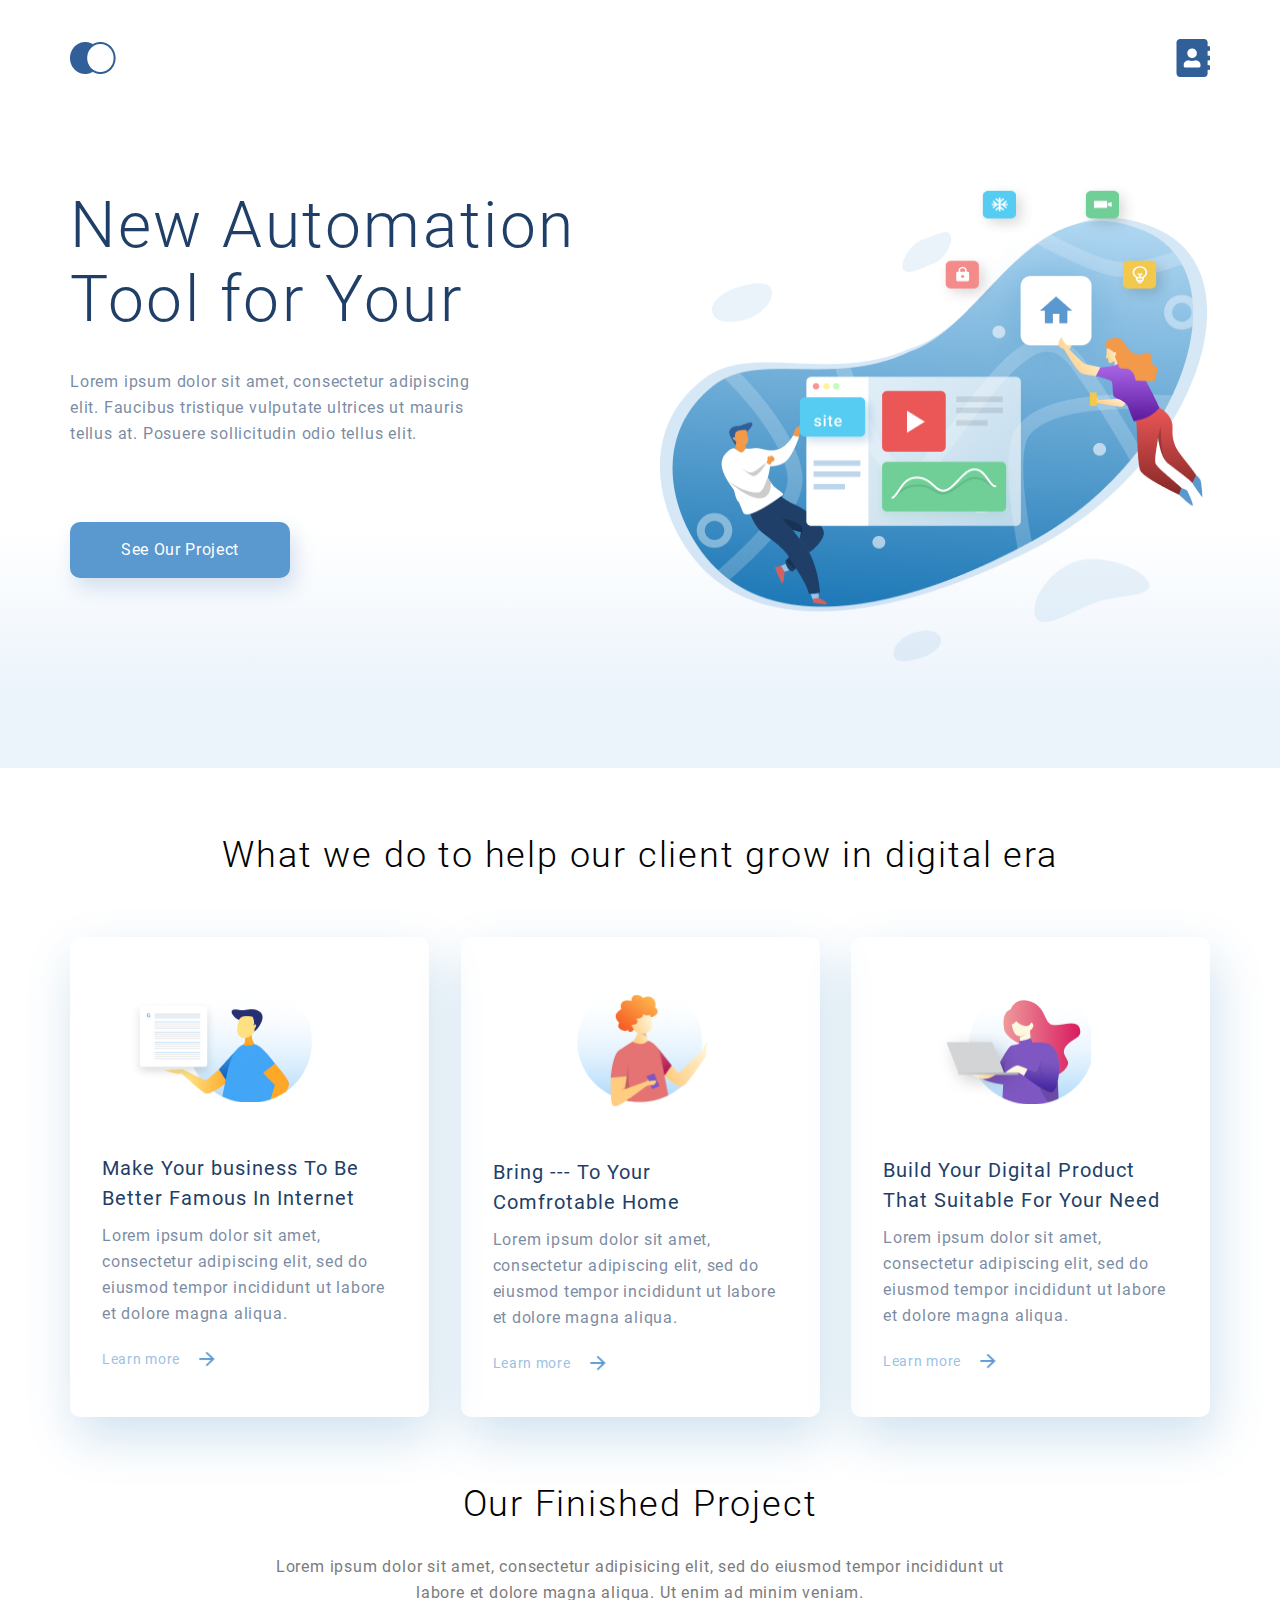
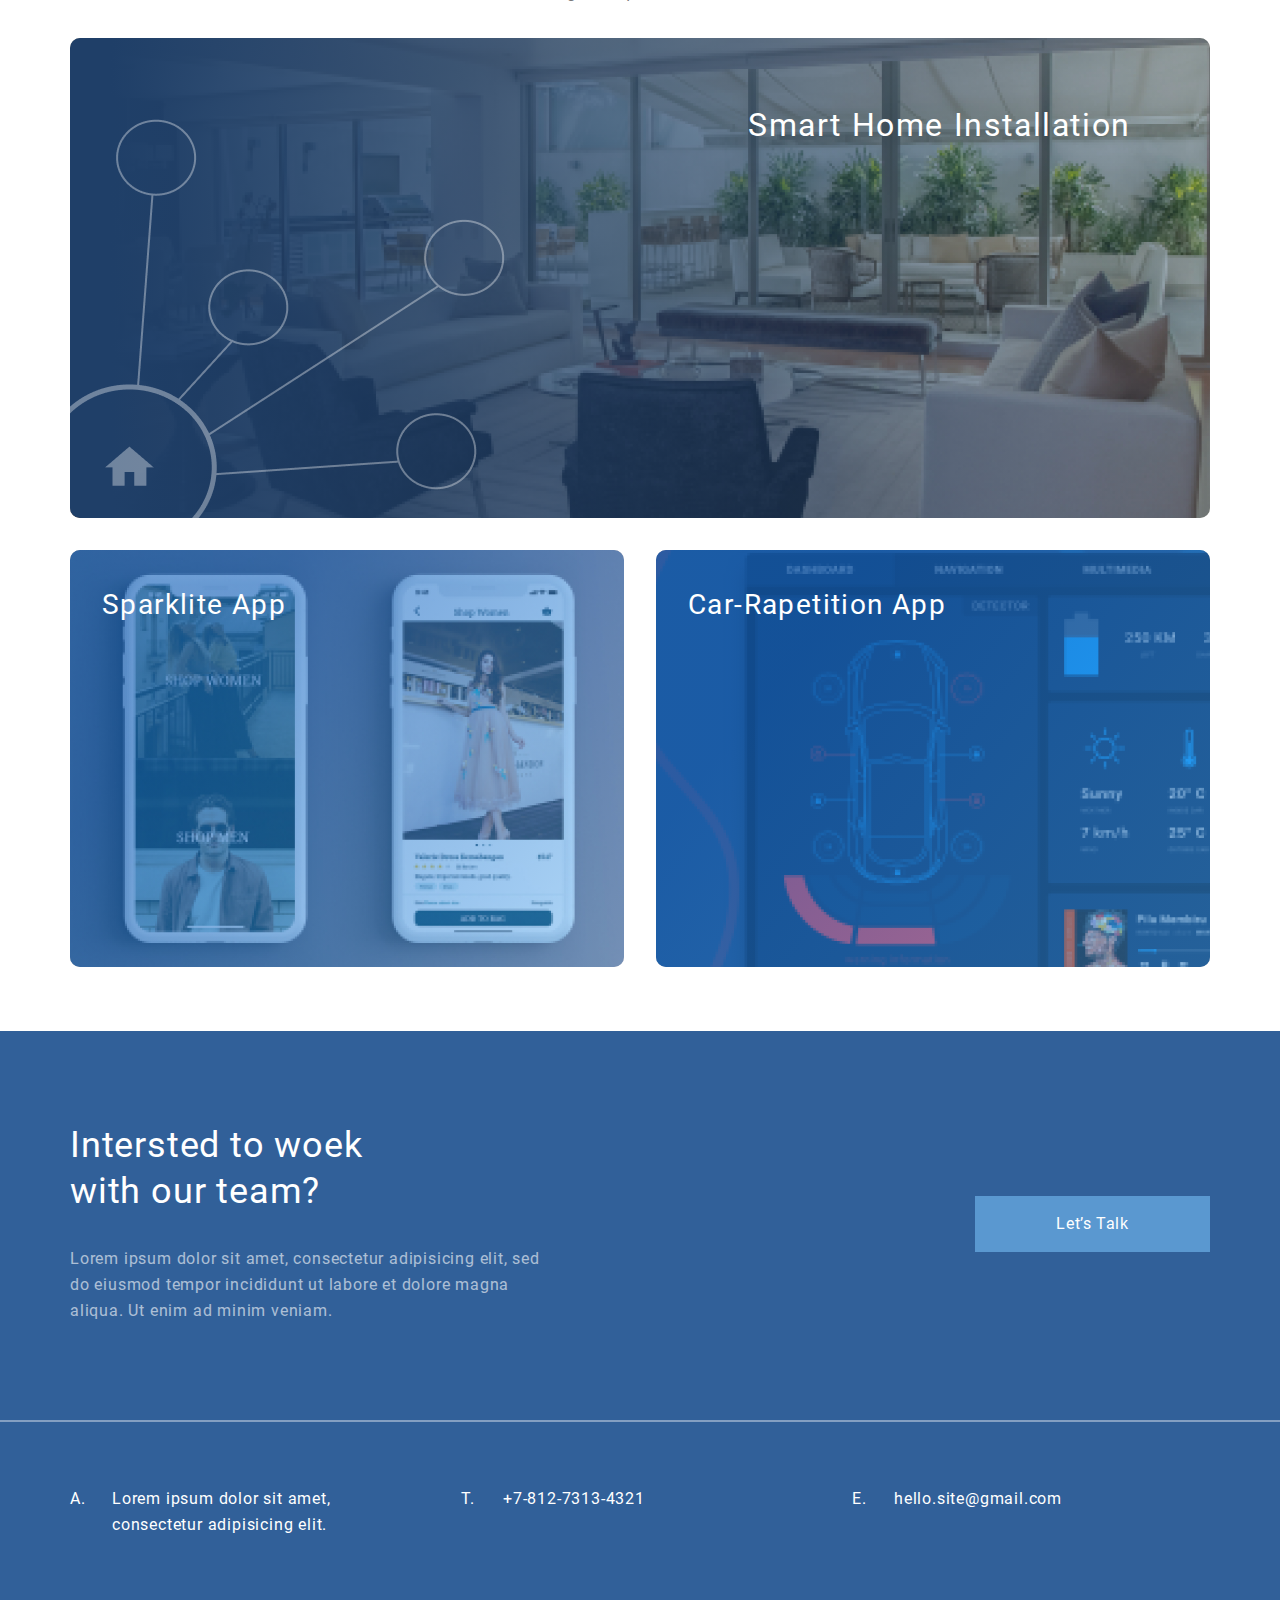
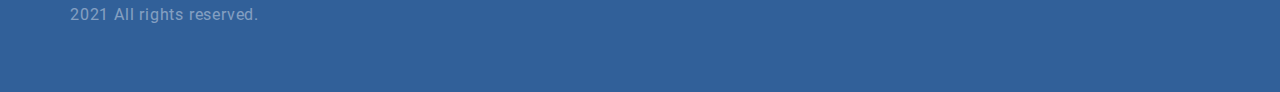
<file: index18.html>
<!DOCTYPE html>
<html lang="ru">

<head>
	<title>Home Page</title>
	<meta charset="utf-8">
	<meta name="viewport" content="width=device-width, initial-scale=1.0">
	<link rel="stylesheet" href="style18.css">
	<link rel="stylesheet" href="style_tablet.css">
	<link rel="stylesheet" href="style_mobile.css">
</head>

<body>
	<header>
		<div class="container">
			<a href="#" class="logo"></a>
			<a href="#" class="user"></a>
		</div>
	</header>
	<main>
		<section>
			<div class="container">
				<h1>New Automation Tool for Your</h1>
				<p>Lorem ipsum dolor sit amet, consectetur adipiscing elit. Faucibus tristique vulputate ultrices ut mauris
					tellus at. Posuere sollicitudin odio tellus elit.</p>
				<button type="button">See Our Project</button>
				<img class="main__illustration" src="img/illustration.png" alt="картинка">
				<div class="gradient"></div>
			</div>
		</section>
		<section class="flex">
			<div class="container">
				<h2>What we do to help our client grow in digital era</h2>
				<div class="container__card">
					<div class="card">
						<div class="Ellipse"></div>
						<div class="card__image1"></div>
						<div class="card__text">
							<h4>Make Your business To Be Better Famous In Internet</h4>
							<p class="text__p">Lorem ipsum dolor sit amet, consectetur adipiscing elit, sed do eiusmod tempor
								incididunt ut labore et dolore magna aliqua.</p>
							<div class="text__link">
								<p class="link__p">Learn more</p>
								<div class="link__icon"></div>
							</div>
						</div>
					</div>
					<div class="card">
						<div class="Ellipse"></div>
						<div class="card__image2"></div>
						<div class="card__text">
							<h4>Bring <span class="v1">---</span><span class="v2">Technology</span> To Your Comfrotable Home</h4>
							<p class="text__p">Lorem ipsum dolor sit amet, consectetur adipiscing elit, sed do eiusmod tempor
								incididunt ut labore et dolore magna aliqua.</p>
							<div class="text__link">
								<p class="link__p">Learn more</p>
								<div class="link__icon"></div>
							</div>
						</div>
					</div>
					<div class="card">
						<div class="Ellipse"></div>
						<div class="card__image3"></div>
						<div class="card__text">
							<h4>Build Your Digital Product That Suitable For Your Need</h4>
							<p class="text__p">Lorem ipsum dolor sit amet, consectetur adipiscing elit, sed do eiusmod tempor
								incididunt ut labore et dolore magna aliqua.</p>
							<div class="text__link">
								<p class="link__p">Learn more</p>
								<div class="link__icon"></div>
							</div>
						</div>
					</div>
				</div>
			</div>
		</section>
		<section class="grid">
			<div class="container">
				<h2>Our Finished Project</h2>
				<p class="container__p">Lorem ipsum dolor sit amet, consectetur adipisicing elit, sed do eiusmod tempor
					incididunt ut labore et dolore magna aliqua. Ut enim ad minim veniam.</p>
				<div class="grid__body">
					<div class="grid_item_content0">
						<div class="content0__gradient"></div>
						<div class="content0__text1">Smart Home Installation</div>
						<div class="grid__group"></div>
					</div>
					<div class="grid_item_content1">
						<div class="content1__gradient"></div>
						<div class="content1__text2">Sparklite App</div>
					</div>
					<div class="grid_item_content2">
						<div class="content2__gradient"></div>
						<div class="content2__text2">Car-Rapetition App</div>
					</div>
				</div>
			</div>
		</section>
	</main>
	<footer>
		<section>
			<div class="container">
				<h3>Intersted to woek with our team?</h3>
				<p>Lorem ipsum dolor sit amet, consectetur adipisicing elit, sed do eiusmod tempor incididunt ut labore
					et dolore magna aliqua. Ut enim ad minim veniam.</p>
				<button type="button">Let’s Talk</button>
			</div>
		</section>
		<section>
			<div class="container">
				<ol>
					<li>Lorem ipsum dolor sit amet, <br>consectetur adipisicing elit.</li>
					<li>+7-812-7313-4321</li>
					<li>hello.site@gmail.com</li>
				</ol>
				<p class="copy">2021 All rights reserved.</p>
			</div>
		</section>
	</footer>
</body>

</html>
</file>
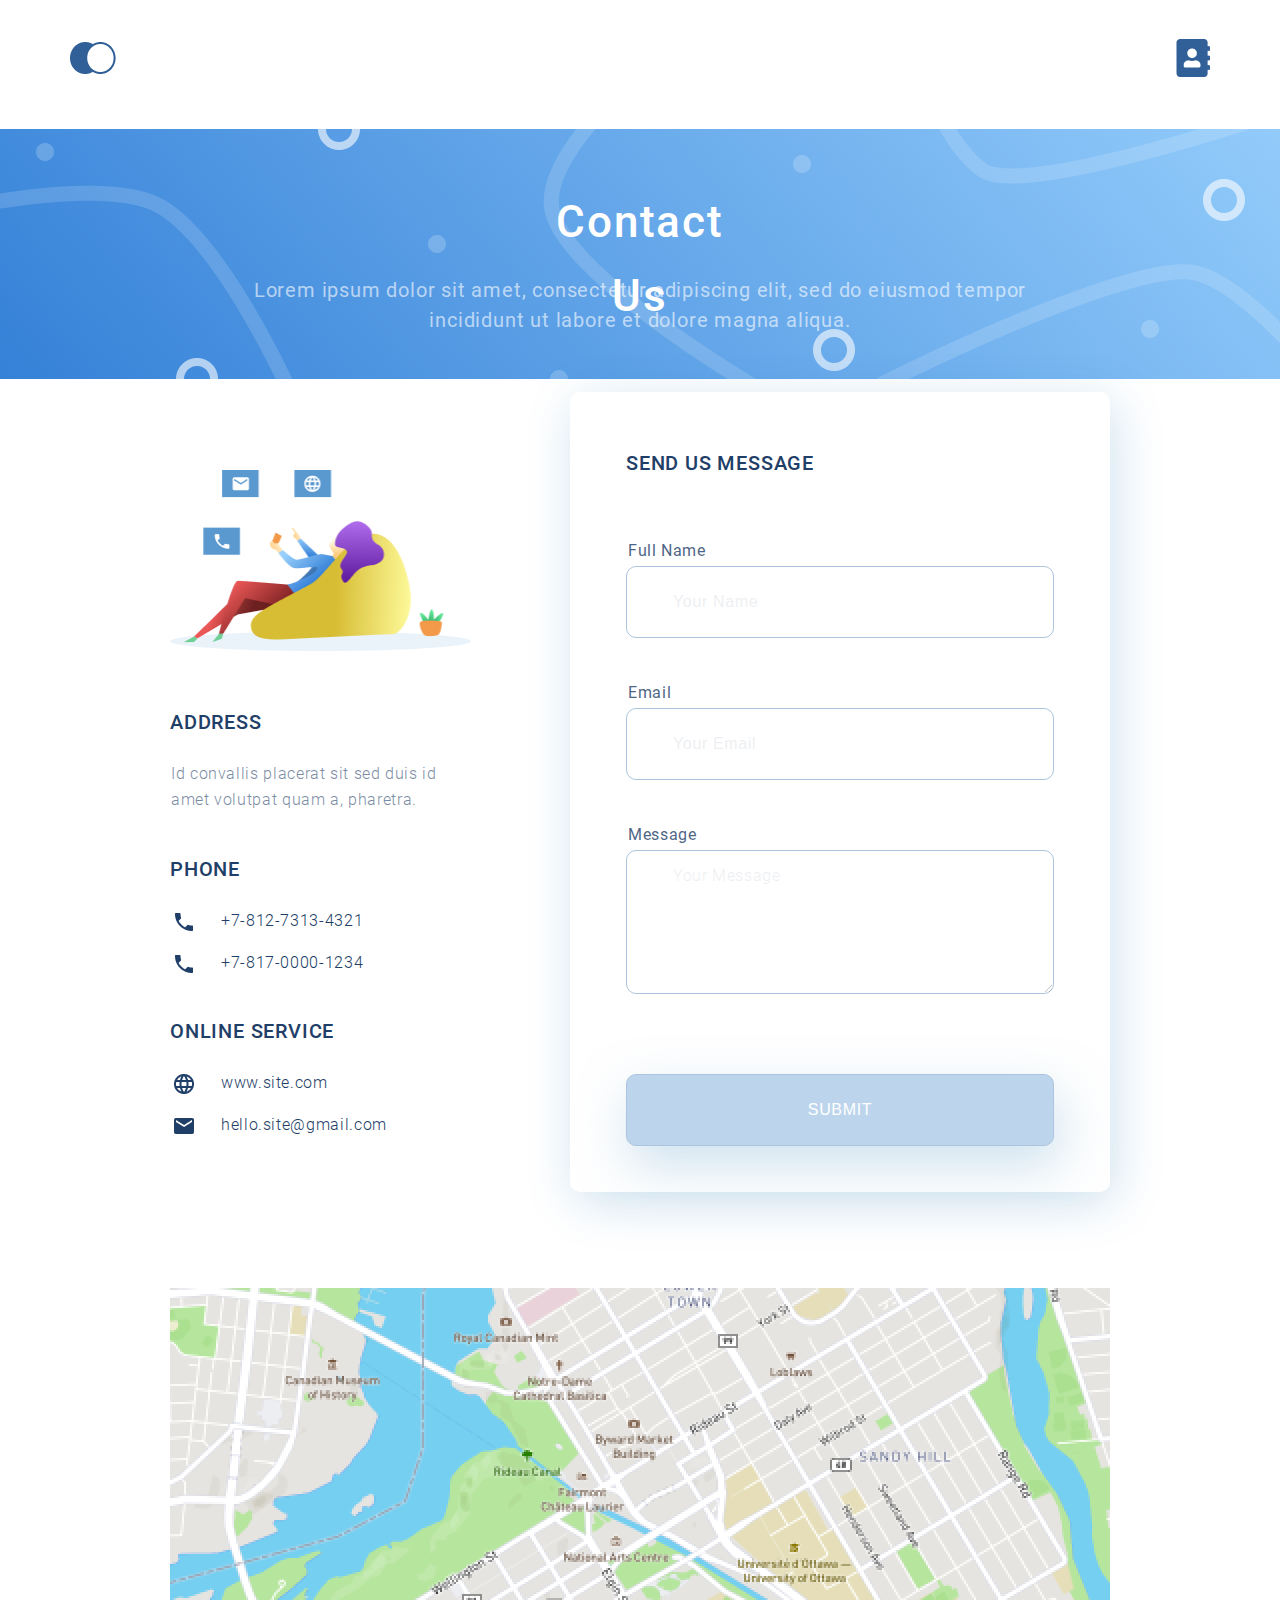
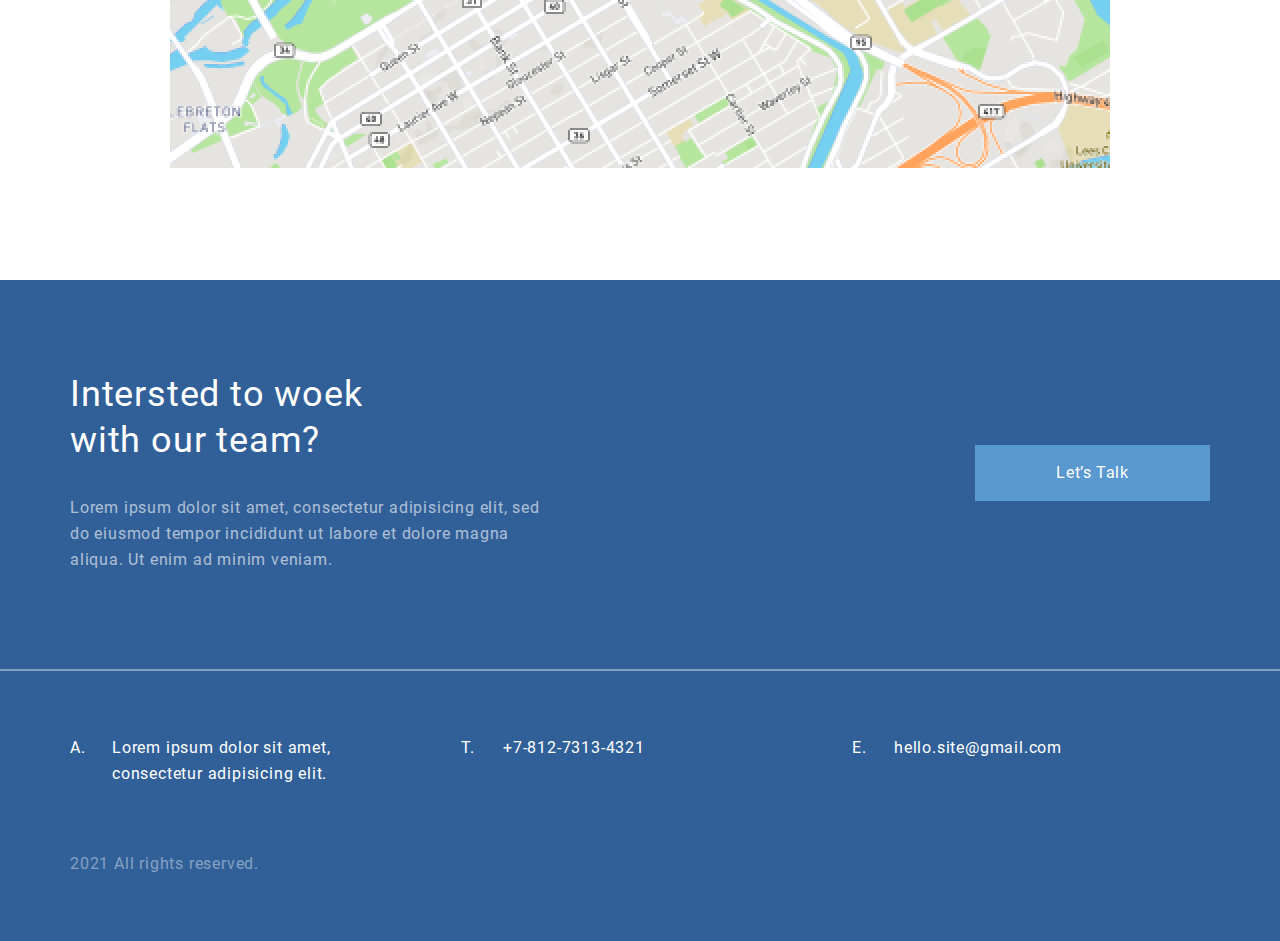
<file: zachet2/index18_2.html>
<!DOCTYPE html>
<html lang="ru">

<head>
	<title>Contact Us</title>
	<meta charset="utf-8">
	<meta name="viewport" content="width=device-width, initial-scale=1.0">
	<link rel="stylesheet" href="style18_2.css">
	<link rel="stylesheet" href="style_tablet.css">
	<link rel="stylesheet" href="style_mobile.css">
</head>

<body>
	<header>
		<div class="container">
			<a href="#" class="logo"></a>
			<a href="#" class="user"></a>
		</div>
	</header>
	<main>
		<section>
			<div class="container">
				<h1>Contact Us</h1>
				<p>Lorem ipsum dolor sit amet, consectetur adipiscing elit, sed do eiusmod tempor incididunt ut labore et dolore
					magna aliqua.</p>
			</div>
			<img class="main__illustration" src="img/Mask Group1.png" alt="картинка">
		</section>
		<section class="flex">
			<div class="container__card">
				<div class="card1">
					<div class="card__image"></div>
					<div class="card__text">
						<h4>ADDRESS</h4>
						<p class="text__p">Id convallis placerat sit sed duis id amet volutpat quam a, pharetra.</p>
					</div>
					<div class="card__text">
						<h4>PHONE</h4>
						<div class="icon__text1">
							<div class="phone__icon1"></div>
							<p class="number__p">+7-812-7313-4321</p>
						</div>
						<div class="icon__text2">
							<div class="phone__icon1"></div>
							<p class="number__p">+7-817-0000-1234</p>
						</div>
					</div>
					<div class="card__text">
						<h4>ONLINE SERVICE</h4>
						<div class="icon__text1">
							<div class="phone__icon2"></div>
							<p class="number__p">www.site.com</p>
						</div>
						<div class="icon__text2">
							<div class="phone__icon3"></div>
							<p class="number__p">hello.site@gmail.com</p>
						</div>
					</div>
				</div>
				<div class="card2">
					<h4 class="card2__h4">SEND US MESSAGE</h4>
					<form action="#" method="GET" autocomplete="on">
						<legend>Full Name</legend>
						<input type="text" name="f1" placeholder="Your Name" required><br>
						<legend>Email</legend>
						<input type="email" name="f1" onfocus="reset.disabled=0" placeholder="Your Email" required><br>
						<legend>Message</legend>
						<textarea class="message" type="text" name="f1" placeholder="Your Message"></textarea>
						<input class="submit" type="submit" name="submit" value="SUBMIT" alt="отправить форму">
					</form>
				</div>
			</div>
		</section>
		<section class="location">
			<img class="location__map" src="img/location.png" usemap="#navigation" alt="сорян">
			<map name="navigation">
				<area shape="rect" coords="213,1332,1153,1332,1153,1812,213,1812" href="#" alt="сорян">
			</map>
		</section>
	</main>
	<footer>
		<section>
			<div class="container">
				<h3>Intersted to woek with our team?</h3>
				<p>Lorem ipsum dolor sit amet, consectetur adipisicing elit, sed do eiusmod tempor incididunt ut labore
					et dolore magna aliqua. Ut enim ad minim veniam.</p>
				<button type="button">Let’s Talk</button>
			</div>
		</section>
		<section>
			<div class="container">
				<ol>
					<li>Lorem ipsum dolor sit amet, <br>consectetur adipisicing elit.</li>
					<li>+7-812-7313-4321</li>
					<li>hello.site@gmail.com</li>
				</ol>
				<p class="copy">2021 All rights reserved.</p>
			</div>
		</section>
	</footer>
</body>

</html>
</file>
<file: style18.css>
/* шрифты */

@font-face {
  font-family: 'Roboto';
  src: url('fonts/Roboto-Light.woff2') format('woff2');
  font-weight: 300;
  font-style: normal;
}

@font-face {
  font-family: 'Roboto';
  src: url('fonts/Roboto-Regular.woff2') format('woff2');
  font-weight: 400;
  font-style: normal;
}

@font-face {
  font-family: 'Roboto';
  src: url('fonts/Roboto-Medium.woff2') format('woff2');
  font-weight: 500;
  font-style: normal;
}

/* глобальный сброс */
html,
body,
body div,
span,
label,
h1,
h2,
h3,
h4,
h5,
h6,
p,
a,
em,
font,
img,
s,
small,
strike,
strong,
sub,
sup,
b,
u,
i,
dl,
dt,
dd,
ol,
ul,
li,
button,
form,
fieldset,
article,
aside,
footer,
header,
nav,
section,
input,
textarea {
  margin: 0;
  padding: 0;
  border: none;
  outline: none;
  background: none;
  list-style: none;
}

/* взлом регулировки шрифтов */
html * {
  max-height: 1000000px;
}

/* общий */
html {
  height: 100%;
}

body {
  font: normal 400 16px / 26px 'Roboto', Arial, Helvetica, sans-serif;
  letter-spacing: 0.05em;
  height: 100%;
  max-width: 1366px;
  display: flex;
  flex-direction: column;
}

.container {
  width: 1140px;
  margin: 0 auto;
}

h1 {
  margin: 189px 0 0 0;
  width: 510px;
  height: 148px;
  font-family: 'Roboto';
  font-style: normal;
  font-weight: 300;
  font-size: 64px;
  line-height: 74px;
  letter-spacing: 0.04em;
  color: #1F3F68;
}

h2 {
  margin: 0 auto 64px;
  width: 1137px;
  height: 41px;
  font-family: 'Roboto';
  font-style: normal;
  font-weight: 300;
  font-size: 36px;
  line-height: 46px;
  text-align: center;
  letter-spacing: 0.05em;
  color: #000000;
}

h3 {
  font-size: 36px;
  line-height: 46px;
}

h4 {
  margin: 51px 0 0 32px;
  width: 283px;
  height: 55px;
  font-family: 'Roboto';
  font-style: normal;
  font-weight: 400;
  font-size: 20px;
  line-height: 30px;
  letter-spacing: 0.05em;
  color: #1F3F68;
}

/* header */

header {
  max-width: 1366px;
  position: absolute;
  top: 34px;
  width: 100%;
  flex: none;
}

header .container {
  height: 48px;
  display: flex;
  justify-content: space-between;
}

header a {
  display: block;
  height: 48px;
  background-position: center center;
  background-repeat: no-repeat;
}

.logo {
  width: 46px;
  background-image: url('img/logo.png');
}

.user {
  width: 34px;
  background-image: url('img/user.png');
}

/* main */
/* section */

main section {
  margin: 0 auto 64px;
}

main p {
  margin: 32px 0 0 0;
  width: 425px;
  height: 82px;
  color: #1F3F68;
  opacity: 0.6;
}

main button {
  cursor: pointer;
  margin: 71px 0 190px 0;
  width: 220px;
  height: 56px;
  color: #fff;
  border-radius: 10px;
  background: #5a98d0;
  box-shadow: 5px 10px 20px rgba(53, 110, 173, 0.2);
  font: normal 400 16px / 26px 'Roboto', Arial, Helvetica, sans-serif;
  letter-spacing: 0.04em;
}

.main__illustration {
  height: 481.39px;
  width: 553.68px;
  float: right;
  margin-top: -270px;
}

.gradient {
  z-index: -1;
  position: absolute;
  max-width: 1366px;
  width: 100%;
  height: 768px;
  left: 0px;
  top: 0px;
  background: linear-gradient(0deg, #EBF3FB 0%, #EBF3FB 8.84%, rgba(152, 195, 232, 0) 31.12%);
}

/* section "flex" */

.container__card {
  display: flex;
  justify-content: space-between;
}

.card {
  width: 359px;
  height: 480px;
  box-shadow: 5px 20px 50px rgba(16, 112, 177, 0.2);
  border-radius: 10px;
}

.Ellipse {
  position: absolute;
  margin-top: 47.15px;
  margin-left: 117.15px;
  width: 124.71px;
  height: 120.72px;
  border-radius: 50%;
}

.Ellipse:hover {
  cursor: pointer;
  z-index: -1;
  background-image: url('img/Ellipse.png');
}

.card__image1 {
  margin: 43.9px 0 0 59px;
  width: 183px;
  height: 120.72px;
  background-image: url('img/1.png');
}

.card__image2 {
  margin: 43.61px 0 0 116.33px;
  width: 131.6px;
  height: 125.58px;
  background-image: url('img/2.png');
}

.card__image3 {
  margin: 48.52px 0 0 80px;
  width: 160px;
  height: 118.68px;
  background-image: url('img/3.png');
}

.v2 {
  display: none;
}

.text__p {
  margin: 15px 0 0 32px;
  width: 295px;
  height: 96px;
}

.text__link {
  display: flex;
  justify-content: space-between;
  margin: 25px 0 44px 32px;
  width: 120px;
  height: 27px;
}

.link__p {
  cursor: pointer;
  margin: 0;
  width: 80px;
  height: 27px;
  font-family: 'Roboto';
  font-style: normal;
  font-weight: 400;
  font-size: 14px;
  line-height: 30px;
  letter-spacing: 0.05em;
  color: #5A98D0;
}

.link__icon {
  cursor: pointer;
  margin: 4px;
  width: 22.55px;
  height: 21.95px;
  background-image: url('img/ic_arrow_forward_24px.png');
}

/* section "grid" */

.container__p {
  margin: -32px auto;
  width: 750px;
  height: 52px;
  text-align: center;
  color: #222222;
}

.grid__body {
  display: grid;
  grid-template-columns: 1fr;
  grid-template-rows: 417px 1fr, 1fr;
  grid-template-areas:
    "content0 content0"
    "content1 content2";
  margin: 64px 0 0 0;
  gap: 32px;
}

.grid_item_content0 {
  grid-area: content0;
  background-image: url(img/grid_item_1.png);
  background-size: cover;
  height: 480px;
  border-radius: 10px;
}

.grid_item_content1 {
  grid-area: content1;
  background-image: url(img/grid_item_2.png);
  background-position: center;
  height: 417px;
  width: 554px;
  border-radius: 10px;
}

.grid_item_content2 {
  grid-area: content2;
  background-image: url(img/grid_item_3.png);
  background-position: center;
  height: 417px;
  width: 554px;
  border-radius: 10px;
}

.content0__gradient {
  width: 1140px;
  height: 480px;
  background: linear-gradient(89.99deg, #1F3F68 3.62%, rgba(31, 63, 104, 0.37) 97.78%);
  border-radius: 10px;
}

.content1__gradient,
.content2__gradient {
  height: 417px;
  width: 554px;
  background: linear-gradient(308.85deg, rgba(66, 165, 245, 0.4) -1.71%, rgba(21, 101, 192, 0.6) 74.54%);
  border-radius: 10px;
}

.content0__text1 {
  position: absolute;
  margin: -416px 0 0 678px;
  width: 398px;
  height: 112px;
  font-size: 32px;
  line-height: 46px;
  letter-spacing: 0.05em;
  color: #FFFFFF;
}

.content1__text2,
.content2__text2 {
  margin: -385px 339px 0 32px;
  width: 260px;
  height: 46px;
  font-size: 28px;
  line-height: 46px;
  letter-spacing: 0.05em;
  color: #FFFFFF;
}

.grid__group {
  margin: -480px 0 0 0;
  background-image: url(img/grid_Group.png);
  background-size: contain;
  background-repeat: no-repeat;
  width: 435px;
  height: 480px;
  opacity: 0.6;
}

/* footer */

footer {
  flex: none;
  background: #316099;
  color: #fff;
}

footer section+section {
  border-top: 2px solid rgba(255, 255, 255, 0.4);
}

footer .container {
  padding: 64px 0;
}

footer h3 {
  margin: 27px 0;
  font-weight: 400;
  text-align: left;
  width: 336px;
}

footer p {
  margin: 32px 0;
  opacity: 0.6;
  width: 480px;
}

footer ol {
  display: flex;
  justify-content: space-between;
  margin: 0;
}

footer li {
  flex: 0 0 316px;
  padding-left: 42px;
  position: relative;
}

footer li::before {
  display: block;
  position: absolute;
  left: 0;
  top: 0;
  content: 'T.';
}

footer li:first-child::before {
  content: 'A.';
}

footer li:last-child::before {
  content: 'E.';
}

footer button {
  cursor: pointer;
  float: right;
  margin-top: -160px;
  width: 235px;
  height: 56px;
  color: #fff;
  background: #5a98d0;
  font: normal 400 16px / 26px 'Roboto', Arial, Helvetica, sans-serif;
  letter-spacing: 0.04em;
}

.copy {
  margin: 64px 0 0;
  opacity: 0.4;
}
</file>
<file: style_tablet.css>
@media screen and (max-width: 1200px) {

  /* общий */

  .container {
    max-width: 739px;
  }

  h1 {
    margin: 207px 0 0 0;
  }

  h2 {
    margin-bottom: 48px;
    width: 704px;
    height: 46px;
  }

  h4 {
    width: 277px;
    height: 55px;
  }

  /* header */

  header {
    top: 47px;
  }

  /* main */
  /* section */

  main section {
    margin: 0 auto 83px;
  }

  main p {
    margin: 32px 0 0 0;
  }

  main button {
    margin: 71px 0 171px 0;
  }

  .main__illustration {
    width: 336px;
    height: 292.13px;
    margin-top: -90px;
  }

  /* section "flex" */

  .container__card {
    justify-content: space-around;
    flex-wrap: wrap;
  }

  .card {
    width: 335px;
    height: 450px;
    margin: 16px 30px;
  }

  .card__image1 {
    background-position: center;
    margin: 40.96px 0 0 60px;
    width: 175px;
    height: 120px;
  }

  .card__image2 {
    margin: 40.97px 0 0 113px;
    width: 126px;
    height: 125.99px;
  }

  .card__image3 {
    background-position: center;
    margin: 42.65px 0 0 80px;
    width: 158px;
    height: 118px;
  }

  .Ellipse {
    margin-top: 42px;
    margin-left: 115px;
    width: 122px;
    height: 120px;
  }

  .v1 {
    display: none;
  }

  .v2 {
    display: inline;
  }

  .text__p {
    width: 276px;
    height: 91px;
  }

  /* section "grid" */

  .container__p {
    margin: -32px auto;
    width: 520px;
    height: 78px;
  }

  .grid__body {
    grid-template-columns: 354.5px 1fr;
    grid-template-rows: 297px 1fr, 1fr;
    margin: 64px 0 0 0;
    gap: 32px;
  }

  .grid_item_content0 {
    height: 297px;
    border-radius: 10px;
  }

  .grid_item_content1 {
    background-size: cover;
    height: 253px;
    width: 354.5px;
    border-radius: 10px;
  }

  .grid_item_content2 {
    background-size: cover;
    height: 253px;
    width: 354.5px;
    border-radius: 10px;
  }

  .content0__gradient {
    width: auto;
    height: 297px;
  }

  .content1__gradient,
  .content2__gradient {
    height: 253px;
    width: 354.5px;
  }

  .content0__text1 {
    margin: -233px 64px 0 260px;
  }

  .content1__text2,
  .content2__text2 {
    margin: -233px 34px 0 32px;
    width: 282px;
    height: 27px;
  }

  .grid__group {
    margin: -297px 0 0 0;
    width: 435px;
    height: 297px;
  }

  /* footer */

  footer .container {
    padding: 64px 92px;
    box-sizing: border-box;
  }

  footer h3 {
    margin: -16px 0 32px;
  }

  footer p {
    width: 336px;
    margin: 0;
  }

  footer button {
    margin-top: -115px;
    width: 134px;
    height: 32px;
  }

  footer ol {
    display: block;
  }

  footer li {
    padding-left: 59px;
  }

  footer li+li {
    margin-top: 26px;
  }

  footer li br {
    display: none;
  }
}
</file>
<file: style_mobile.css>
@media screen and (max-width: 760px) {

  /* общий */

  body {
    text-align: center;
    min-width: 339px;
  }

  .container {
    width: auto;
    min-width: 339px;
    margin: 0 16px;
  }

  h1 {
    margin: 92px auto 0;
    width: 320px;
    height: 76px;
    font-size: 32px;
    line-height: 38px;
  }

  h2 {
    margin-bottom: 16px;
    width: 341px;
    height: 55px;
    font-size: 24px;
    line-height: 28px;
  }

  h3 {
    font-size: 24px;
    line-height: 28px;
  }

  h4 {
    text-align: left;
  }

  /* header */

  header {
    top: 16px;
  }

  /* main */
  /* section */
  main section {
    margin: 0 auto 48px;
  }

  main p {
    margin: 12px auto 0;
    width: 343px;
    height: 96px;
  }

  main button {
    margin: 32px auto 41px;
    width: 108px;
    height: 27px;
    border-radius: 0;
    background: none;
    box-shadow: none;
    font-size: 12px;
    text-align: center;
    color: #ffffff;
  }

  .main__illustration {
    display: none;
  }

  .gradient {
    height: 376px;
    min-width: 376px;
  }

  /* section "flex" */

  .card {
    width: 335px;
    height: 450px;
    margin: 16px 20px;
  }

  /* section "grid" */

  .container__p {
    margin: -32px auto;
    width: 343px;
    height: 104px;
  }

  .text__p {
    text-align: left;
  }

  .grid__body {
    grid-template-columns: 1fr;
    grid-template-rows: 1fr;
    grid-template-areas:
      "content0"
      "content1"
      "content2";
    margin: 82px 0 0 0;
    gap: 16px;
  }

  .grid_item_content0 {
    margin: 0 auto;
    height: 144px;
    width: 343px;
    border-radius: 10px;
  }

  .grid_item_content1 {
    margin: 0 auto;
    height: 255px;
    width: 343px;
    border-radius: 10px;
  }

  .grid_item_content2 {
    margin: 0 auto;
    height: 255px;
    width: 343px;
    border-radius: 10px;
  }

  .content0__gradient {
    width: auto;
    height: 144px;
  }

  .content1__gradient,
  .content2__gradient {
    height: 255px;
    width: 343px;
  }

  .content0__text1 {
    margin: -128px 16px 0 136px;
    width: 191px;
    height: 16px;
    font-size: 16px;
    line-height: 19px;
    letter-spacing: 0;
  }

  .content1__text2,
  .content2__text2 {
    text-align: left;
    margin: -240px 34px 0 16px;
    width: 282px;
    height: 27px;
    font-size: 16px;
    line-height: 19px;
    letter-spacing: 0;
  }

  .grid__group {
    margin: -144px 0 0 0;
    width: 235px;
    height: 144px;
  }

  /* footer */

  footer {
    min-width: 376px;
  }

  footer .container {
    padding: 32px 0px;
    box-sizing: border-box;
  }

  footer h3 {
    width: 240px;
    height: 51px;
    margin: -14px auto 32px;
    text-align: center;
  }

  footer p {
    margin: 0 auto;
    width: 360px;
    height: 120px;
  }

  footer button {
    float: none;
    width: 108px;
    height: 31px;
    margin: 40px auto 8px;
  }

  footer ol {
    display: inline-block;
    text-align: left;
    margin: 0;
  }

  footer li {
    padding-left: 39px;
  }

  footer li+li {
    margin-top: 18px;
  }

  footer li br {
    display: inline;
  }

  .copy {
    margin: 32px auto 0;
  }
}
</file>
<file: zachet2/style18_2.css>
/* шрифты */

@font-face {
  font-family: 'Roboto';
  src: url('fonts/Roboto-Light.woff2') format('woff2');
  font-weight: 300;
  font-style: normal;
}

@font-face {
  font-family: 'Roboto';
  src: url('fonts/Roboto-Regular.woff2') format('woff2');
  font-weight: 400;
  font-style: normal;
}

@font-face {
  font-family: 'Roboto';
  src: url('fonts/Roboto-Medium.woff2') format('woff2');
  font-weight: 500;
  font-style: normal;
}

/* глобальный сброс */
html,
body,
body div,
span,
label,
h1,
h2,
h3,
h4,
h5,
h6,
p,
a,
em,
font,
img,
s,
small,
strike,
strong,
sub,
sup,
b,
u,
i,
dl,
dt,
dd,
ol,
ul,
li,
button,
form,
fieldset,
article,
aside,
footer,
header,
nav,
section,
input,
textarea {
  margin: 0;
  padding: 0;
  border: none;
  outline: none;
  background: none;
  list-style: none;
}

/* взлом регулировки шрифтов */
html * {
  max-height: 1000000px;
}

/* общий */
html {
  height: 100%;
}

body {
  font: normal 400 16px / 26px 'Roboto', Arial, Helvetica, sans-serif;
  letter-spacing: 0.05em;
  height: 100%;
  max-width: 100%;
  min-height: 100%;
  display: flex;
  flex-direction: column;
}

/* header */

header {
  max-width: 100%;
  position: absolute;
  top: 34px;
  width: 100%;
  flex: none;
}

header .container {
  height: 48px;
  display: flex;
  justify-content: space-between;
}

header a {
  display: block;
  height: 48px;
  background-position: center center;
  background-repeat: no-repeat;
}

.logo {
  width: 46px;
  background-image: url('img/logo.png');
}

.user {
  width: 34px;
  background-image: url('img/user.png');
}

/* main */
/* section */

main {
  flex: 1 1 auto;
}

main section {
  margin: 0 auto 57px;
}

.container {
  width: 1140px;
  margin: 0 auto;
}

main .container {
  margin: 185px auto 44px;
  width: 780px;
  height: 150px;
  text-align: center;
}

h1 {
  margin: 0 auto;
  width: 235px;
  height: 74px;
  font-weight: 500;
  font-size: 44px;
  line-height: 74px;
  letter-spacing: 0.04em;
  color: #FFFFFF;
}

main p {
  margin: 16px auto 0;
  width: 780px;
  height: 60px;
  font-size: 20px;
  line-height: 30px;
  letter-spacing: 0.04em;
  color: rgba(255, 255, 255, 0.6);
}

.main__illustration {
  object-fit: none;
  position: absolute;
  z-index: -1;
  left: 0px;
  top: 129px;
  max-width: 100%;
  width: 100%;
  height: 250px;
  background: linear-gradient(253.6deg, #98D0FC 2.46%, #3481D7 93.24%);
}

/* section "flex" */

h4 {
  margin: 0 0 24px 0;
  width: 299px;
  height: 30px;
  font-weight: 500;
  font-size: 20px;
  line-height: 30px;
  letter-spacing: 0.04em;
  color: #1F3F68;
}

.flex {
  width: 940px;
  height: 800px;
}

.container__card {
  display: flex;
  justify-content: space-between;
}

.card1 {
  margin: 78px 0 0 0;
  width: 301px;
  height: 668px;
}

.card__image {
  margin: 0 auto 56px;
  width: 300.31px;
  height: 181px;
  background-image: url('img/lady.png');
}

.text__p {
  margin: 0 auto 40px;
  width: 299px;
  height: 53px;
  font-weight: 300;
  font-size: 16px;
  line-height: 26px;
  letter-spacing: 0.04em;
  color: #1F3F68;
  opacity: 0.6;
}

.icon__text1,
.icon__text2 {
  display: flex;
  justify-content: space-between;
  margin: 0px 0 16px 0;
  width: 196px;
  height: 26px;
}

.icon__text2 {
  margin-bottom: 40px;
}

.number__p {
  margin: 0 0 0 16px;
  width: 145px;
  height: 26px;
  font-style: normal;
  font-weight: 300;
  font-size: 16px;
  line-height: 26px;
  letter-spacing: 0.04em;
  color: #1F3F68;
}

.phone__icon1 {
  margin: 2px;
  width: 24px;
  height: 24px;
  background-image: url('img/ic_phone_24px.png');
}

.phone__icon2 {
  margin: 2px;
  width: 24px;
  height: 24px;
  background-image: url('img/ic_language_24px.png');
}

.phone__icon3 {
  margin: 2px;
  width: 24px;
  height: 24px;
  background-image: url('img/ic_email_24px.png');
}

.card2 {
  width: 540px;
  height: 800px;
  background: #FFFFFF;
  box-shadow: 5px 10px 50px rgba(16, 112, 177, 0.2);
  border-radius: 10px;
}

.card2__h4 {
  margin: 56px 0 58px 56px;
}

legend {
  margin: 40px 56px 0;
  width: 80px;
  height: 30px;
  font-weight: 400;
  font-size: 16px;
  line-height: 30px;
  letter-spacing: 0.04em;
  color: #1F3F68;
  opacity: 0.8;
}

input,
textarea {
  margin: 0 56px 0 56px;
  padding: 10px;
  font-size: 16px;
  box-sizing: border-box;
  width: 428px;
  height: 72px;
  opacity: 0.4;
  border: 1px solid #356EAD;
  border-radius: 10px;
}

input::placeholder {
  padding: 36px;
  width: 81px;
  height: 30px;
  font-weight: 300;
  font-size: 16px;
  line-height: 30px;
  letter-spacing: 0.04em;
  color: #1F3F68;
  opacity: 0.2;
}

textarea {
  margin-bottom: 72px;
  height: 144px;
}

textarea::placeholder {
  padding: 0 36px;
  width: 110px;
  height: 30px;
  font-family: 'Roboto';
  font-weight: 300;
  font-size: 16px;
  line-height: 30px;
  letter-spacing: 0.04em;
  color: #1F3F68;
  opacity: 0.2;
}

.submit {
  cursor: pointer;
  font-weight: 500;
  font-size: 16px;
  line-height: 26px;
  letter-spacing: 0.04em;
  color: #FFFFFF;
  background: #5A98D0;
  box-shadow: 5px 20px 50px rgba(16, 113, 177, 0.5);
  border-radius: 10px;
}

/* section "location" */

.location {
  margin: 96px auto 112px;
  text-align: center;
  height: 480px;
}

/* footer */

footer {
  flex: none;
  background: #316099;
  color: #fff;
}

footer section+section {
  border-top: 2px solid rgba(255, 255, 255, 0.4);
}

footer .container {
  padding: 64px 0;
}

h3 {
  font-size: 36px;
  line-height: 46px;
  margin: 27px 0;
  font-weight: 400;
  text-align: left;
  width: 336px;
}

footer p {
  margin: 32px 0;
  opacity: 0.6;
  width: 480px;
}

footer ol {
  display: flex;
  justify-content: space-between;
  margin: 0;
}

footer li {
  flex: 0 0 316px;
  padding-left: 42px;
  position: relative;
}

footer li::before {
  display: block;
  position: absolute;
  left: 0;
  top: 0;
  content: 'T.';
}

footer li:first-child::before {
  content: 'A.';
}

footer li:last-child::before {
  content: 'E.';
}

footer button {
  cursor: pointer;
  float: right;
  margin-top: -160px;
  width: 235px;
  height: 56px;
  color: #fff;
  background: #5a98d0;
  font: normal 400 16px / 26px 'Roboto', Arial, Helvetica, sans-serif;
  letter-spacing: 0.04em;
}

.copy {
  margin: 64px 0 0;
  opacity: 0.4;
}
</file>
<file: zachet2/style_tablet.css>
@media screen and (max-width: 1200px) {

  /* общий */

  /* header */

  header {
    top: 10px;
    width: 100%;
  }

  header .container {
    width: 704px;
  }

  /* main */
  /* section */

  main section {
    margin: 0 auto 64px;
  }

  .container {
    max-width: 739px;
  }

  main .container {
    margin: 149px auto 44px;
    width: 520px;
  }

  h1 {
    width: 520px;
  }

  main p {
    width: 520px;
  }

  .main__illustration {
    top: 99px;
    max-width: 1200px;
  }

  /* section "flex" */

  h4 {
    width: 165px;
  }

  .flex {
    width: 520px;
    height: auto;
  }

  .container__card {
    margin-top: 114px;
    justify-content: space-around;
    flex-wrap: wrap;
  }

  .card1 {
    margin: 0 auto;
  }

  .card__image {
    margin: 0 auto 64px;
  }

  .card2 {
    margin: 64px auto 0;
    width: 520px;
    height: 780px;
  }

  input,
  textarea {
    margin: 0 54px 0 54px;
    width: 412.15px;
    height: 70.2px;
  }

  textarea {
    margin-bottom: 70px;
    height: 140.4px;
  }

  /* section "location" */

  .location {
    margin: 0 auto 64px;
    height: 392px;
  }

  .location__map {
    object-fit: none;
    max-width: 768px;
    width: 100%;
    height: 392px;
  }

  /* footer */

  footer .container {
    padding: 64px 92px;
    box-sizing: border-box;
  }

  footer h3 {
    margin: -16px 0 32px;
  }

  footer p {
    width: 336px;
    margin: 0;
  }

  footer button {
    margin-top: -115px;
    width: 134px;
    height: 32px;
  }

  footer ol {
    display: block;
  }

  footer li {
    padding-left: 59px;
  }

  footer li+li {
    margin-top: 26px;
  }

  footer li br {
    display: none;
  }
}
</file>
<file: zachet2/style_mobile.css>
@media screen and (max-width: 760px) {

  /* общий */

  /* header */

  header {
    min-width: 375px;
  }

  header .container {
    width: 343px;
  }

  /* main */
  /* section */

  main section {
    min-width: 375px;
  }

  .container {
    max-width: 375px;
  }

  main .container {
    min-width: 375px;
    width: 341px;
    height: 141px;
  }

  h1 {
    width: 163px;
    height: 28px;
    font-size: 24px;
    line-height: 28px;
  }

  main p {
    width: 341px;
    height: 81px;
    font-size: 16px;
  }

  .main__illustration {
    min-width: 375px;
    top: 83px;
    max-width: 760px;
  }

  /* section "flex" */

  h4 {
    width: 165px;
    height: 30px;
  }

  .flex {
    margin: 0 auto 0;
    width: 342px;
  }

  .container__card {
    margin-top: 107px;
  }

  .text__p {
    margin: 0 auto 32px;
  }

  .icon__text2 {
    margin-bottom: 34px;
  }

  .card2 {
    margin: 32px auto 0;
    width: 342.67px;
    height: 514px;
  }

  .card2__h4 {
    margin: 24px 0 31px 36px;
    width: 217px;
    height: 19px;
    font-size: 16px;
    line-height: 30px;
  }

  legend {
    margin: 20.23px 56px 0 36px;
    font-size: 14px;
  }

  input,
  textarea {
    margin: 0 36px 0 36px;
    width: 271.6px;
    height: 46.26px;
  }

  input::placeholder {
    padding: 0px 23px;
  }

  textarea {
    margin-bottom: 36px;
    height: 92.52px;
  }

  textarea::placeholder {
    padding: 0px 23px;
  }

  .submit {
    margin: 0 36px 0;
  }

  /* section "location" */

  .location {
    margin: 32px auto 32px;
    height: 349px;
  }

  .location__map {
    width: 100%;
    height: 349px;
  }

  /* footer */

  footer {
    text-align: center;
    min-width: 375px;
  }

  footer .container {
    padding: 32px 0px;
    box-sizing: border-box;
  }

  footer h3 {
    width: 240px;
    height: 51px;
    font-size: 24px;
    line-height: 28px;
    margin: -14px auto 32px;
    text-align: center;
  }

  footer p {
    margin: 0 auto;
    width: 343px;
    height: 97px;
  }

  footer button {
    float: none;
    width: 108.23px;
    height: 31.48px;
    margin: 33px auto 16px;
  }

  footer ol {
    display: inline-block;
    text-align: left;
    margin: 0;
  }

  footer li {
    padding-left: 39px;
  }

  footer li+li {
    margin-top: 18px;
  }

  footer li br {
    display: inline;
  }

  .copy {
    width: 343px;
    height: 26px;
    margin: 32px auto 0;
  }
}
</file>
